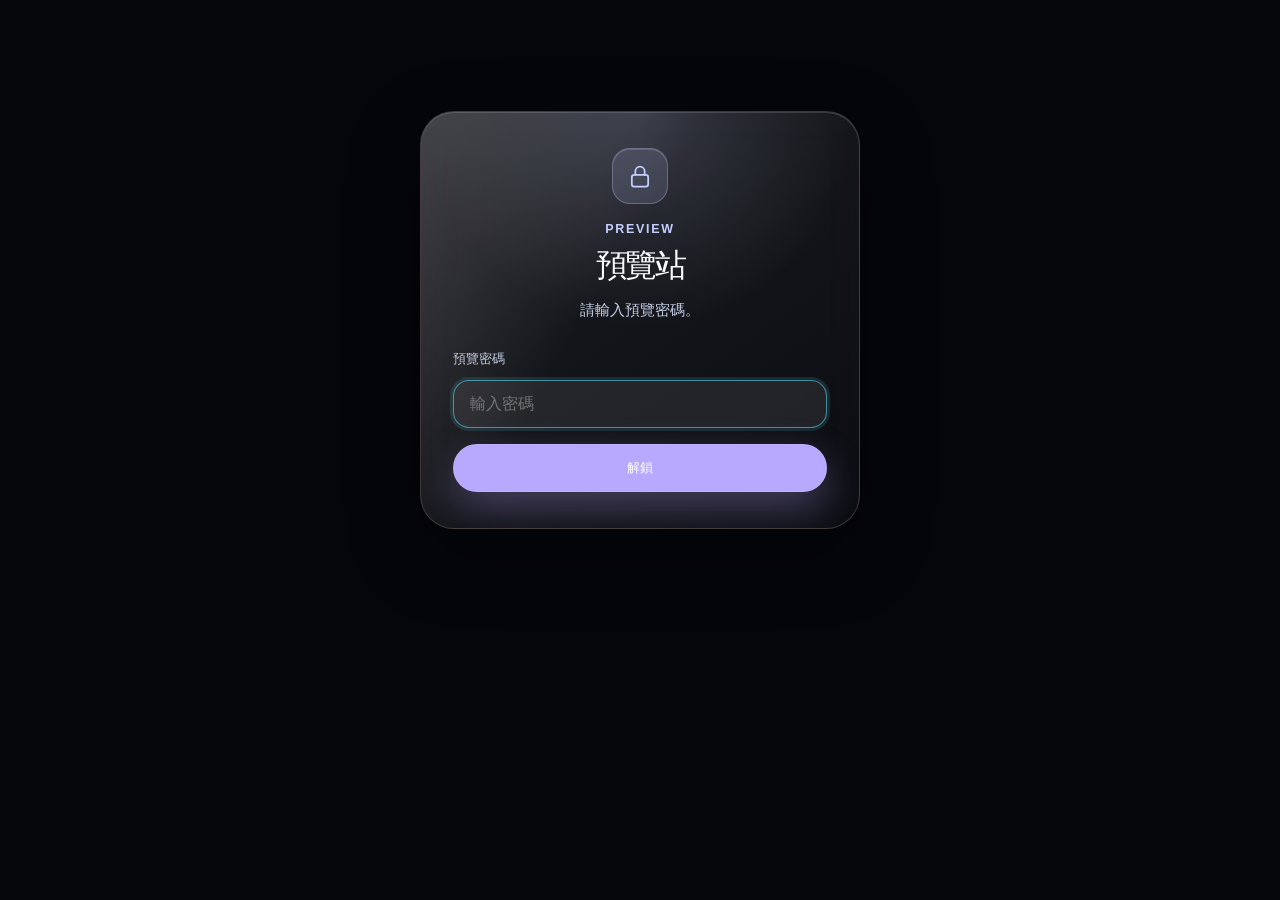
<file: preview/index.html>
<!doctype html>
<html lang="zh-Hant" data-theme="dark">
  <head>
    <meta charset="UTF-8" />
    <meta name="viewport" content="width=device-width, initial-scale=1.0" />
    <meta
      name="description"
      content="ConGaAI 建置地端推論基礎設施：Basic 工作站、Pro DGX Spark、Ultra 機櫃群集；AI Forge 隨硬體提供。"
    />
    <meta property="og:title" content="ConGaAI · 地端推論基礎設施" />
    <meta
      property="og:description"
      content="依工作負載選 GPU。權重與資料留在現場。Basic / Pro（DGX Spark）/ Ultra。"
    />
    <meta property="og:type" content="website" />
    <meta property="og:url" content="https://congaai.github.io/" />
    <meta name="theme-color" content="#070a12" />
    <meta name="robots" content="noindex, nofollow" />
    <link rel="canonical" href="https://congaai.github.io/" />
    <base href="/preview/" />
    <script>
      (function () {
        try {
          var theme = localStorage.getItem('site-theme');
          document.documentElement.dataset.theme = theme === 'light' ? 'light' : 'dark';
        } catch (error) {
          document.documentElement.dataset.theme = 'dark';
        }
      })();
    </script>
    <script>
      (function () {
        try {
          var saved = sessionStorage.getItem('pages-spa-redirect');
          if (!saved) return;
          var baseHref = document.querySelector('base') && document.querySelector('base').href;
          var basePath = new URL(baseHref || '/', location.origin).pathname;
          if (basePath.slice(-1) !== '/') basePath += '/';
          var thisPreview = basePath.indexOf('/preview/') === 0;
          var savedPath = saved.split('?')[0].split('#')[0];
          var savedPreview = savedPath === '/preview' || savedPath.indexOf('/preview/') === 0;
          if (thisPreview !== savedPreview) return;
          sessionStorage.removeItem('pages-spa-redirect');
          history.replaceState(null, '', saved);
        } catch (error) {}
      })();
    </script>
    <link rel="preconnect" href="https://fonts.googleapis.com" />
    <link rel="preconnect" href="https://fonts.gstatic.com" crossorigin />
    <link
      href="https://fonts.googleapis.com/css2?family=Inter:wght@400;500;600;700&family=JetBrains+Mono:wght@400;500&family=Noto+Sans+JP:wght@400;500;700&family=Noto+Sans+SC:wght@400;500;700&family=Noto+Sans+TC:wght@400;500;700&family=Space+Grotesk:wght@500;600;700&display=swap"
      rel="stylesheet"
    />
    <link rel="icon" type="image/svg+xml" href="/preview/favicon.svg" />
    <title>ConGaAI · 地端推論基礎設施</title>
    <script type="module" crossorigin src="/preview/assets/index-B_cjx3Nt.js"></script>
    <link rel="stylesheet" crossorigin href="/preview/assets/index-D2r01Po9.css">
      <meta http-equiv="Content-Security-Policy" content="default-src 'self'; script-src 'self' 'unsafe-inline'; style-src 'self' 'unsafe-inline' https://fonts.googleapis.com; font-src 'self' https://fonts.gstatic.com data:; img-src 'self' data:; connect-src 'self'; base-uri 'self'; form-action 'self'; frame-ancestors 'none'; object-src 'none';">
  </head>
  <body>
    <noscript>
      ConGaAI 需要 JavaScript 才能顯示產品與文件。請在瀏覽器啟用後重新整理。 /
      This site needs JavaScript. Enable it and reload.
    </noscript>
    <div id="root"></div>
  </body>
</html>
</file>
<file: preview/assets/index-D2r01Po9.css>
:root,[data-theme=dark]{color:#f7fbff;font-synthesis:none;text-rendering:optimizelegibility;-webkit-font-smoothing:antialiased;--font-ui:"Inter", "Noto Sans TC", "Noto Sans SC", "Noto Sans JP", Arial, -apple-system, BlinkMacSystemFont, "Segoe UI", "PingFang TC", "Microsoft JhengHei", sans-serif;--font-display:"Space Grotesk", "Inter", "Noto Sans TC", "Noto Sans SC", "Noto Sans JP", Arial, sans-serif;--font-doc:"Inter", "Noto Sans TC", "Noto Sans SC", "Noto Sans JP", Arial, -apple-system, BlinkMacSystemFont, "Segoe UI", "PingFang TC", "Microsoft JhengHei", sans-serif;--font-mono:"JetBrains Mono", ui-monospace, "Cascadia Code", "SF Mono", Menlo, Consolas, monospace;--bg:#070a12;--card:#ffffff14;--card-strong:#ffffff24;--line:#ffffff29;--muted:#aab6d3;--text:#f7fbff;--cyan:#a5b4fc;--violet:#8b7cff;--pink:#c4b5fd;--green:#72f2b2;--star:167, 139, 250;--accent-text:#c4b5fd;--shadow:0 24px 80px #0000006b;--nav-bg:#070a12b3;--brand-text:#06111d;--body-gradient:radial-gradient(circle at top left, #5de4ff2e, transparent 34rem), radial-gradient(circle at 80% 8%, #a88bff33, transparent 36rem), linear-gradient(135deg, #050814 0%, #0b1020 52%, #080710 100%);--ambient-one:#5de4ff3d;--ambient-two:#ff75c838;--markdown-text:#dce4f8;--markdown-pre-bg:#00000059;--markdown-pre-text:#e8edf8;--nav-link:#d9e4ff;--nav-link-hover:#fff;--nav-link-hover-bg:#ffffff1a;--button-ghost-bg:#ffffff12;--button-ghost-text:#fff;--input-bg:#ffffff0a;--input-text:var(--text);--brand-border:#ffffff47;--table-head-bg:#ffffff0d;--table-row-even:#ffffff05;--spinner-track:#ffffff1f;--blockquote-bg:#a88bff14;--code-bg:#72f2b214;--nav-bg-solid:#070a12f5;--site-gutter:clamp(14px, 3.5vw, 24px);--docs-sticky-top:96px;background:#070a12;font-family:Inter,Noto Sans TC,Noto Sans SC,Noto Sans JP,Arial,-apple-system,BlinkMacSystemFont,Segoe UI,PingFang TC,Microsoft JhengHei,sans-serif}[data-theme=light]{color:#0c1a2e;--bg:#fff;--card:#ffffffe0;--card-strong:#f4f9fff5;--line:#0c1a2e1f;--muted:#5b7190;--text:#0c1a2e;--cyan:#4f46e5;--violet:#6d5cff;--pink:#7c3aed;--green:#169a62;--star:99, 102, 241;--accent-text:#5b4cff;--shadow:0 24px 60px #2f9bff24;--nav-bg:#ffffffd1;--brand-text:#fff;--body-gradient:radial-gradient(circle at top left, #2f9bff29, transparent 34rem), radial-gradient(circle at 80% 8%, #ff9a4d24, transparent 36rem), linear-gradient(135deg, #fff 0%, #f4f9ff 52%, #fff7f0 100%);--ambient-one:#2f9bff2e;--ambient-two:#ff9a4d29;--markdown-text:#24344d;--markdown-pre-bg:#f4f9fff2;--markdown-pre-text:#0c1a2e;--nav-link:#244060;--nav-link-hover:#0c1a2e;--nav-link-hover-bg:#2f9bff1f;--button-ghost-bg:#2f9bff14;--button-ghost-text:#0c1a2e;--input-bg:#fff;--input-text:#0c1a2e;--brand-border:#2f9bff47;--table-head-bg:#2f9bff14;--table-row-even:#2f9bff0a;--spinner-track:#0c1a2e1f;--blockquote-bg:#2f9bff14;--code-bg:#2f9bff14;--nav-bg-solid:#fffffff5;--site-gutter:clamp(14px, 3.5vw, 24px);--docs-sticky-top:96px;background:#fff}*{box-sizing:border-box}html{scroll-behavior:smooth;overflow-wrap:break-word;overflow-x:hidden}@media (prefers-reduced-motion:reduce){html{scroll-behavior:auto}}body{min-width:320px;color:var(--text);font-family:var(--font-ui);background:var(--bg);margin:0;overflow-x:hidden}.page-backdrop{z-index:-1;pointer-events:none;position:fixed;inset:0;overflow:hidden}.page-backdrop-gradient{background:var(--body-gradient);position:absolute;inset:0}.page-backdrop-glow{filter:blur(48px);opacity:.34;border-radius:999px;width:min(28rem,70vw);height:min(28rem,70vw);position:absolute}.page-backdrop-glow-one{background:var(--ambient-one);top:12%;left:max(-12rem,-20vw)}.page-backdrop-glow-two{background:var(--ambient-two);bottom:8%;right:max(-12rem,-20vw)}@media (width<=768px){.page-backdrop-glow{opacity:.22;filter:blur(36px)}}a{color:inherit;text-decoration:none}button,a{-webkit-tap-highlight-color:transparent}.site-shell{z-index:0;width:min(1180px, calc(100% - var(--site-gutter) * 2));margin:0 auto;position:relative}.ambient{z-index:-1;filter:blur(28px);opacity:.35;pointer-events:none;border-radius:999px;width:28rem;height:28rem;position:fixed}.ambient-one{background:var(--ambient-one);top:18%;left:-14rem}.ambient-two{background:var(--ambient-two);bottom:12%;right:-14rem}.nav{z-index:20;border:1px solid var(--line);background:var(--nav-bg);box-shadow:var(--shadow);-webkit-backdrop-filter:blur(24px);backdrop-filter:blur(24px);border-radius:28px;justify-content:space-between;align-items:center;gap:24px;margin:16px 0 48px;padding:14px;display:flex;position:sticky;top:16px}.nav-right{align-items:center;gap:12px;min-width:0;display:flex}.pref-controls{flex-shrink:0;align-items:center;gap:8px;display:inline-flex}.pref-toggle{border:1px solid var(--line);min-width:42px;height:38px;color:var(--text);font:inherit;background:var(--card);cursor:pointer;border-radius:14px;place-items:center;padding:0 12px;font-size:.82rem;font-weight:600;transition:border-color .2s,background .2s,transform .2s;display:inline-grid}.pref-toggle:hover{background:var(--card-strong);border-color:#5de4ff73;transform:translateY(-1px)}.pref-toggle-theme{font-size:1rem}.brand{align-items:center;gap:12px;display:inline-flex}.brand-mark{background:var(--violet);color:#fff;letter-spacing:-.05em;border:0;border-radius:12px;place-items:center;width:40px;height:40px;font-weight:800;display:grid}.brand strong,.brand small{display:block}.brand strong{font-size:.98rem}.brand small{color:var(--muted);font-size:.78rem}.nav-links{align-items:center;gap:6px;display:flex}.nav-links a{color:var(--nav-link);border-radius:999px;padding:10px 14px;font-size:.92rem;transition:background .18s,color .18s,transform .18s}.nav-links a:hover{background:var(--nav-link-hover-bg);color:var(--nav-link-hover);transform:translateY(-1px)}.site-version{color:var(--muted);letter-spacing:.04em;white-space:nowrap;font-family:JetBrains Mono,ui-monospace,monospace;font-size:.72rem}.section-grid{grid-template-columns:minmax(0,1.05fr) minmax(320px,.95fr);align-items:center;gap:46px;display:grid}.hero{min-height:auto;padding:24px 0 64px}.announcement{border:1px solid var(--line);width:fit-content;color:var(--text);background:#ffffff12;border-radius:999px;align-items:center;gap:10px;margin-bottom:28px;padding:8px 12px 8px 8px;display:inline-flex;box-shadow:inset 0 1px #ffffff14}.announcement span{color:var(--cyan);background:#5de4ff29;border-radius:999px;padding:6px 10px;font-size:.8rem;font-weight:800}.eyebrow{color:var(--accent-text);letter-spacing:.18em;text-transform:uppercase;margin:0 0 14px;font-size:.78rem;font-weight:800}.back-to-top{right:max(16px, env(safe-area-inset-right));bottom:max(20px, env(safe-area-inset-bottom));z-index:40;border:1px solid var(--glass-edge);width:48px;height:48px;color:var(--text);background:var(--nav-bg-solid);box-shadow:var(--shadow);opacity:0;pointer-events:none;border-radius:999px;place-items:center;transition:opacity .28s,transform .28s,border-color .18s;display:grid;position:fixed;transform:translateY(12px)}.back-to-top.is-visible{opacity:1;pointer-events:auto;transform:none}.back-to-top:hover,.back-to-top:focus-visible{border-color:color-mix(in srgb, var(--rose,#e8b4a8) 55%, white 10%)}@media (prefers-reduced-motion:reduce){.back-to-top{transition:opacity .12s;transform:none}}h1,h2,h3,p{margin-top:0}h1,h2{font-family:var(--font-display)}h1{letter-spacing:-.08em;max-width:780px;margin-bottom:24px;font-size:clamp(3rem,8vw,6.7rem);line-height:.92}h2{letter-spacing:-.06em;margin-bottom:18px;font-size:clamp(2rem,4vw,4.25rem);line-height:1}h3{letter-spacing:-.03em;margin-bottom:12px;font-size:1.35rem}.hero-description,.section-heading p,.process-item p,.service-card p,.team-card p,.contact-section p{color:var(--muted);font-size:1rem;line-height:1.8}.hero-description{max-width:660px;font-size:clamp(1.05rem,2vw,1.25rem)}.cta-row{flex-wrap:wrap;gap:14px;margin:34px 0;display:flex}.button{border:1px solid var(--line);cursor:pointer;border-radius:999px;justify-content:center;align-items:center;min-height:48px;padding:0 20px;font-weight:800;transition:transform .18s,box-shadow .18s,border-color .18s;display:inline-flex}.button:hover{transform:translateY(-2px)}.button-ghost{background:var(--button-ghost-bg);color:var(--button-ghost-text)}.metric-grid{grid-template-columns:repeat(3,minmax(0,1fr));gap:12px;display:grid}.metric-card,.service-card,.team-card,.testimonial-card,.contact-card,.floating-panel,.orbital-card,.process-item{border:1px solid var(--line);box-shadow:var(--shadow);-webkit-backdrop-filter:blur(22px);backdrop-filter:blur(22px);background:linear-gradient(145deg,#ffffff1f,#ffffff0e)}.metric-card{border-radius:24px;padding:18px}.metric-card strong,.metric-card span{display:block}.metric-card strong{margin-bottom:6px;font-size:1.45rem}.metric-card span{color:var(--muted);font-size:.9rem}.hero-copy{z-index:2;min-width:0;position:relative}.hero-diagram{isolation:isolate;border:1px solid var(--glass-edge);background:var(--glass);min-height:0;box-shadow:var(--shadow), var(--glass-inner);-webkit-backdrop-filter:blur(28px)saturate(160%);border-radius:32px;justify-items:center;gap:10px;padding:28px 22px;display:grid;position:relative;overflow:hidden}.hero-orbit{border:1px dashed color-mix(in srgb, var(--cyan) 35%, transparent);pointer-events:none;opacity:.55;border-radius:999px;animation:22s linear infinite rotateSlow;position:absolute;inset:8%}.hero-orbit-two{opacity:.28;animation-duration:16s;animation-direction:reverse;inset:18%}.diagram-node{z-index:1;border:1px solid var(--line);background:var(--glass-soft);text-align:center;border-radius:22px;justify-items:center;gap:4px;width:min(100%,280px);padding:14px 16px;display:grid;position:relative}.diagram-node strong{font-size:.98rem}.diagram-node small{color:var(--muted);font-size:.78rem}.diagram-icon{width:44px;height:44px;color:var(--cyan);place-items:center;margin-bottom:4px;display:grid}.diagram-icon svg{width:32px;height:32px}.gpu-row,.pc-row{gap:8px;margin-top:8px;display:flex}.gpu-row i,.pc-row b{background:linear-gradient(135deg, var(--cyan), var(--violet));border-radius:4px;display:block}.gpu-row i{width:28px;height:14px;animation:1.6s ease-in-out infinite gpuPulse}.gpu-row i:nth-child(2){animation-delay:.2s}.gpu-row i:nth-child(3){animation-delay:.4s}.pc-row b{opacity:.75;width:18px;height:14px;animation:4s ease-in-out infinite float}.pc-row b:nth-child(2){animation-delay:-1.2s}.diagram-beam{z-index:1;gap:4px;width:4px;height:28px;display:grid;position:relative}.diagram-beam span{background:var(--cyan);border-radius:999px;width:6px;height:6px;margin-left:-1px;animation:1.4s ease-in-out infinite packet;display:block}.diagram-beam span:nth-child(2){animation-delay:.25s}.diagram-beam span:nth-child(3){animation-delay:.5s}.card-icon{width:52px;height:52px;color:var(--cyan);background:color-mix(in srgb, var(--cyan) 14%, transparent);border-radius:16px;place-items:center;margin-bottom:18px;display:grid}.card-icon svg{width:28px;height:28px}a.icon-card{color:inherit;transition:transform .18s,border-color .18s;display:block}a.icon-card:hover{transform:translateY(-4px)}.why-card{border:1px solid var(--glass-edge);background:var(--glass);box-shadow:var(--glass-inner);-webkit-backdrop-filter:blur(22px);backdrop-filter:blur(22px);border-radius:28px;justify-items:start;gap:12px;padding:24px;display:grid}.why-card h3{margin:0;font-size:1.15rem}@keyframes gpuPulse{0%,to{opacity:.35;transform:scaleY(.85)}50%{opacity:1;transform:scaleY(1)}}@keyframes packet{0%{opacity:0;transform:translateY(-6px)}40%{opacity:1}to{opacity:0;transform:translateY(14px)}}.hero-visual:before{aspect-ratio:1;content:"";background-color:#0000;background-image:linear-gradient(#ffffff0d 1px,#0000 1px),linear-gradient(90deg,#ffffff0d 1px,#0000 1px);background-position:0 0,0 0;background-repeat:repeat,repeat;background-size:42px 42px;background-attachment:scroll,scroll;background-origin:padding-box,padding-box;background-clip:border-box,border-box;border:1px solid #ffffff1a;border-radius:999px;width:90%;animation:28s linear infinite rotateSlow;position:absolute;-webkit-mask-image:radial-gradient(circle,#000 52%,#0000 74%);mask-image:radial-gradient(circle,#000 52%,#0000 74%)}.orbital-card{z-index:2;text-align:center;border-radius:44px;place-items:center;width:min(360px,82vw);min-height:360px;padding:38px;animation:5s ease-in-out infinite float;display:grid;position:relative}.orbital-card span{color:var(--muted);font-weight:700}.orbital-card strong{letter-spacing:-.07em;max-width:260px;font-size:clamp(2.3rem,5vw,4.2rem);line-height:.95}.pulse-dot{background:radial-gradient(circle at 32% 28%, #fff, transparent 18%), linear-gradient(135deg, var(--cyan), var(--pink));border-radius:999px;width:74px;height:74px;animation:2.4s ease-in-out infinite pulse;box-shadow:0 0 #5de4ff73}.floating-panel{z-index:3;border-radius:24px;gap:4px;width:190px;padding:18px;animation:6s ease-in-out infinite float;display:grid;position:absolute}.floating-panel span{color:var(--cyan);font-size:.82rem;font-weight:900}.floating-panel small{color:var(--muted)}.panel-one{top:80px;right:16px}.panel-two{animation-delay:-2s;bottom:130px;left:12px}.panel-three{animation-delay:-4s;bottom:58px;right:72px}.logo-strip{border:1px solid var(--line);background:#ffffff0f;border-radius:28px;grid-template-columns:repeat(3,1fr);gap:12px;margin-bottom:90px;padding:12px;display:grid}.logo-strip span{color:var(--text);text-align:center;background:#ffffff0e;border-radius:20px;padding:20px;font-size:clamp(1rem,2vw,1.4rem);font-weight:900}.section{padding:108px 0}.section-heading{max-width:780px;margin-bottom:34px}.cards{gap:18px;display:grid}.three-columns{grid-template-columns:repeat(3,minmax(0,1fr))}.two-columns{grid-template-columns:repeat(2,minmax(0,1fr))}.service-card,.team-card,.testimonial-card{border-radius:32px;padding:28px;position:relative;overflow:hidden}.service-card:before,.team-card:before,.testimonial-card:before{content:"";opacity:0;background:radial-gradient(circle at 100% 0,#5de4ff26,#0000 38%);transition:opacity .22s;position:absolute;inset:0}.service-card:hover:before,.team-card:hover:before,.testimonial-card:hover:before{opacity:1}.card-index{color:var(--cyan);margin-bottom:40px;font-weight:900;display:inline-flex}.service-card ul{flex-wrap:wrap;gap:8px;margin:24px 0 0;padding:0;list-style:none;display:flex}.service-card li{color:var(--text);background:#ffffff0f;border:1px solid #ffffff1f;border-radius:999px;padding:8px 10px;font-size:.86rem}.process-section{grid-template-columns:.8fr 1fr;align-items:start;gap:44px;display:grid}.process-list{gap:14px;display:grid}.process-item{border-radius:28px;grid-template-columns:70px 1fr;gap:20px;padding:22px;display:grid}.process-item>span{width:54px;height:54px;color:var(--cyan);background:#5de4ff1f;border-radius:18px;place-items:center;font-weight:900;display:grid}.team-card{grid-template-columns:auto 1fr;gap:20px;display:grid}.avatar{color:#07101f;background:linear-gradient(135deg,#5de4ffe6,#ff75c8e6);border-radius:26px;place-items:center;width:82px;height:82px;font-size:2rem;font-weight:950;display:grid;overflow:hidden}.avatar img{object-fit:cover;width:100%;height:100%}.team-card span{color:var(--cyan);margin-bottom:12px;font-weight:800;display:inline-flex}.testimonial-section{padding-top:20px}.testimonial-card{margin:0}.testimonial-card blockquote{color:var(--text);margin:0 0 24px;font-size:clamp(1.15rem,2vw,1.55rem);line-height:1.6;position:relative}.testimonial-card figcaption{color:var(--muted);gap:4px;display:grid}.testimonial-card strong{color:var(--text)}.contact-section{box-shadow:var(--shadow);background:radial-gradient(circle at 0 0,#5de4ff33,#0000 34%),linear-gradient(145deg,#ffffff1f,#ffffff0e);border:1px solid #5de4ff42;border-radius:42px;grid-template-columns:1fr minmax(280px,420px);align-items:stretch;gap:28px;margin:72px 0 32px;padding:clamp(28px,5vw,54px);display:grid}.contact-section small{color:var(--text)}.contact-card span{color:var(--cyan);text-transform:uppercase;letter-spacing:.14em;font-weight:900}.contact-card>a:not(.button){letter-spacing:-.04em;word-break:break-word;font-size:clamp(1.3rem,3vw,2rem);font-weight:900}.footer{color:var(--muted);justify-content:space-between;gap:18px;padding:28px 0 44px;display:flex}.reveal{animation:.72s cubic-bezier(.2,.72,.2,1) both reveal;animation-delay:var(--delay,0s)}.delay-1{--delay:.12s}@keyframes reveal{0%{opacity:0;transform:translateY(24px)scale(.98)}to{opacity:1;transform:translateY(0)scale(1)}}@keyframes float{0%,to{transform:translateY(0)}50%{transform:translateY(-16px)}}@keyframes pulse{0%,to{box-shadow:0 0 #5de4ff6b}50%{box-shadow:0 0 0 18px #5de4ff00}}@keyframes drift{0%{transform:translate(0,0)scale(1)}to{transform:translate(28px,-22px)scale(1.08)}}@keyframes rotateSlow{to{transform:rotate(360deg)}}@media (prefers-reduced-motion:reduce){*,:before,:after{scroll-behavior:auto!important;transition-duration:1ms!important;animation-duration:1ms!important;animation-iteration-count:1!important}}@media (width<=920px){.nav{flex-direction:column;align-items:flex-start}.nav-right{flex-direction:column;align-items:stretch;width:100%}.nav-links{width:100%;overflow-x:auto}.pref-controls{justify-content:flex-end}.section-grid,.process-section,.contact-section,.three-columns,.two-columns{grid-template-columns:1fr}.hero{min-height:auto}.hero-diagram{min-height:0}}@media (width<=640px){.site-shell{width:min(100% - var(--site-gutter) * 2, 1180px)}.nav{border-radius:22px;margin-bottom:28px;top:10px}.announcement{border-radius:22px;flex-direction:column;align-items:flex-start}h1{font-size:clamp(1.85rem,8vw,2.6rem)}.metric-grid,.logo-strip,.process-item,.team-card{grid-template-columns:1fr}.hero{min-height:auto}.orbital-card{min-height:300px}.floating-panel{width:168px;padding:14px}.panel-one{top:18px;right:0}.panel-two{bottom:92px;left:0}.panel-three{bottom:18px;right:20px}.section{padding:72px 0}.footer{flex-direction:column}}:root,[data-theme=dark]{--bg:#05060b;--card:#ffffff12;--card-strong:#ffffff1f;--line:#ffffff29;--text:#f8fafc;--muted:#c5d0e6;--cyan:#c5ceff;--violet:#b8a9ff;--pink:#e8b4a8;--green:#34d399;--star:232, 180, 168;--accent-text:#e8c4b0;--gold:#e6c38a;--rose:#e8b4a8;--nav-link:#eef2ff;--nav-link-hover:#fff;--glass:linear-gradient(145deg, #ffffff17, #ffffff08);--glass-soft:linear-gradient(145deg, #ffffff12, #ffffff05);--glass-edge:#e8c4b038;--glass-inner:inset 0 1px 0 #ffffff24;--shadow:0 24px 70px #00000073;--nav-bg:#05060bc7;--nav-bg-solid:#05060bf5;--body-gradient:radial-gradient(circle at 50% -10%, #e8b4a829, transparent 42rem), radial-gradient(circle at 12% 18%, #b9c4ff1f, transparent 28rem), linear-gradient(180deg, #05060b 0%, #070811 100%);--ambient-one:#e8b4a838;--ambient-two:#b9c4ff29;--markdown-text:#e8eefc;--markdown-pre-bg:#02071285;--input-bg:#ffffff14;--button-ghost-bg:#ffffff12;--button-ghost-text:#f8fafc}[data-theme=light]{--bg:#f6f3ee;--card:#fffcf8eb;--card-strong:#fffffff5;--line:#5a3e302e;--text:#1a140f;--muted:#3e4f66;--cyan:#1f6fbf;--violet:#6d4ad6;--pink:#b76e79;--green:#0b7a52;--star:183, 110, 121;--accent-text:#8a5348;--gold:#8a5a28;--rose:#b76e79;--nav-link:#2a211c;--nav-link-hover:#1a140f;--glass:linear-gradient(145deg, #fffcf8f5, #fff6eed1);--glass-soft:linear-gradient(145deg, #ffffffe0, #f7ece2b3);--glass-edge:#8a5a2838;--glass-inner:inset 0 1px 0 #fffffff2;--shadow:0 24px 70px #5a3e301f, 0 8px 24px #5a3e3014;--nav-bg:#fffcf8db;--nav-bg-solid:#fffcf8f5;--body-gradient:radial-gradient(circle at 8% 8%, #e8c4b059, transparent 30rem), radial-gradient(circle at 80% 8%, #b76e791f, transparent 34rem), linear-gradient(145deg, #fbf8f3 0%, #f3eee8 48%, #f7f1ea 100%);--ambient-one:#e8c4b059;--ambient-two:#b76e7924;--markdown-text:#241c16;--markdown-pre-bg:#ffffffdb;--input-bg:#ffffffeb;--button-ghost-bg:#8a534814;--button-ghost-text:#1a140f}body{min-height:100dvh}.page-backdrop-gradient:after{opacity:.46;content:"";background-image:linear-gradient(#ffffff0b 1px,#0000 1px),linear-gradient(90deg,#ffffff0a 1px,#0000 1px);background-size:72px 72px;position:absolute;inset:0;-webkit-mask-image:linear-gradient(#000,#0000 82%);mask-image:linear-gradient(#000,#0000 82%)}[data-theme=light] .page-backdrop-gradient:after{opacity:.58;background-image:linear-gradient(#185ca00d 1px,#0000 1px),linear-gradient(90deg,#185ca00b 1px,#0000 1px)}.page-backdrop-glow{filter:blur(68px)saturate(135%);opacity:.44}.site-shell{width:min(1240px, calc(100% - var(--site-gutter) * 2))}.nav,.metric-card,.service-card,.team-card,.testimonial-card,.contact-card,.floating-panel,.orbital-card,.process-item,.contact-section,.logo-strip{border-color:var(--glass-edge);background:var(--glass);box-shadow:var(--shadow), var(--glass-inner);-webkit-backdrop-filter:blur(28px)saturate(160%)}.nav{top:max(14px, env(safe-area-inset-top));border-radius:18px;margin:18px 0 32px;padding:10px 12px}.brand-mark,.pref-toggle,.button,.service-card li{box-shadow:var(--glass-inner)}.pref-toggle,.button-ghost,.service-card li,.logo-strip span{background:var(--glass-soft)}.button-primary{border-color:color-mix(in srgb, var(--violet) 40%, white 8%);background:var(--violet);color:#fff;box-shadow:0 16px 40px color-mix(in srgb, var(--violet) 32%, transparent)}[data-theme=light] .button-primary{color:#fff}.nav-links a,.pref-toggle,.button,.docs-mobile-toggle{transform:translateZ(0)}.nav-links a:hover,.pref-toggle:hover,.button:hover{transform:translateY(-2px)scale(1.01)}@supports not ((-webkit-backdrop-filter:blur(1px)) or (backdrop-filter:blur(1px))){.nav,.metric-card,.service-card,.team-card,.testimonial-card,.contact-card,.floating-panel,.orbital-card,.process-item,.contact-section,.logo-strip,.arch-card,.hw-panel,.hero-diagram,.why-card{background:var(--card-strong)}}[data-theme=light] .service-card li{color:var(--text);border-color:var(--line);background:#2f9bff14}[data-theme=light] .announcement,[data-theme=light] .logo-strip span{color:var(--text)}@media (width<=768px){:root,[data-theme=dark],[data-theme=light]{--site-gutter:clamp(12px, 4vw, 18px)}.nav{margin-top:max(10px, env(safe-area-inset-top));-webkit-backdrop-filter:blur(22px)saturate(145%)}}.nav-links a.is-active{background:var(--nav-link-hover-bg);color:var(--nav-link-hover)}.pref-locale-wrap{display:inline-flex}.pref-locale{appearance:none;background-image:linear-gradient(45deg,#0000 50%,currentColor 50%),linear-gradient(135deg,currentColor 50%,#0000 50%);background-position:calc(100% - 16px) 16px,calc(100% - 11px) 16px;background-repeat:no-repeat;background-size:5px 5px;min-width:96px;padding-right:22px}.visually-hidden{clip:rect(0, 0, 0, 0);white-space:nowrap;width:1px;height:1px;position:absolute;overflow:hidden}.marketing-page .hero,.marketing-page .section,.contact-page{scroll-margin-top:108px}.marketing-page h2{letter-spacing:-.04em;font-size:clamp(1.6rem,3vw,2.4rem)}.marketing-page .hero-title{letter-spacing:-.05em;max-width:12ch;font-size:clamp(2.1rem,5.4vw,3.6rem);line-height:1.08}.section-note{max-width:72ch;color:var(--muted);margin:18px 0 0;font-size:.92rem;line-height:1.7}.arch-flow{grid-template-columns:repeat(3,minmax(0,1fr));gap:28px;margin:0;padding:0;list-style:none;display:grid}.arch-card{border:1px solid var(--glass-edge);background:var(--glass);min-height:220px;box-shadow:var(--shadow), var(--glass-inner);-webkit-backdrop-filter:blur(28px)saturate(160%);border-radius:28px;align-content:start;gap:8px;padding:24px;display:grid}.arch-card>span{letter-spacing:.08em;font-weight:800}.arch-card small{color:var(--muted);letter-spacing:.12em;text-transform:uppercase;font-size:.78rem}.arch-card strong{font-size:1.2rem}.arch-card p{color:var(--muted);margin:0;line-height:1.7}.hw-panel{border:1px solid var(--glass-edge);background:var(--glass);box-shadow:var(--shadow), var(--glass-inner);-webkit-backdrop-filter:blur(28px)saturate(160%);border-radius:28px;overflow:auto}.hw-table{border-collapse:collapse;width:100%;font-size:.95rem}.hw-table th,.hw-table td{border-bottom:1px solid var(--line);text-align:left;vertical-align:top;padding:16px 18px}.hw-table thead th{background:var(--table-head-bg);color:var(--muted);letter-spacing:.08em;text-transform:uppercase;font-size:.78rem;font-weight:700}.hw-table tbody th{white-space:nowrap;font-weight:800}.hw-table tbody tr:last-child th,.hw-table tbody tr:last-child td{border-bottom:0}.hw-table code{font-family:var(--font-mono);background:var(--code-bg);font-size:.86rem}.product-card-cta{margin-top:22px}.product-siblings{flex-wrap:wrap;gap:8px;margin:8px 0 36px;display:flex}.product-sibling{border:1px solid var(--line);color:var(--nav-link);background:var(--glass-soft);border-radius:999px;padding:8px 14px;font-size:.88rem;font-weight:700}.product-sibling.is-active{border-color:color-mix(in srgb, var(--cyan) 40%, var(--line));color:var(--text)}.product-detail .section-heading{margin-top:48px}.product-detail .grade-grid{margin:8px 0 28px}.product-body{margin:28px 0 8px}.product-detail .cta-row{margin-top:28px}.gary-card{max-width:720px}.gary-card .button{margin-top:16px}.contact-page{padding-bottom:48px}.contact-page h1{letter-spacing:-.04em;text-wrap:pretty;max-width:min(28rem,100%);font-size:clamp(2.05rem,5vw,3.2rem);line-height:1.15}.contact-card{border-radius:32px;align-content:start;gap:10px;padding:28px;display:grid}.contact-card span{color:var(--cyan);letter-spacing:.14em;text-transform:uppercase;font-size:.78rem;font-weight:800}.contact-card strong{font-size:1.6rem}.contact-card a{color:var(--text);word-break:break-all}.contact-card .button{justify-self:start;margin-top:12px}.text-link{color:var(--cyan);margin-top:16px;font-weight:700;display:inline-flex}.footer-links{flex-wrap:wrap;gap:16px;display:flex}.team-card h2{letter-spacing:-.04em;font-size:1.6rem}.footer-privacy{max-width:36rem;margin:8px 0 0;font-size:.85rem;line-height:1.6}.skip-link{z-index:20;background:var(--violet);color:#fff;border-radius:12px;align-items:center;min-height:44px;padding:8px 16px;font-weight:700;display:inline-flex;position:absolute;top:-120px;left:16px}.skip-link:focus,.skip-link:focus-visible{outline-offset:3px;outline:2px solid #fff;top:12px}.site-main:focus{outline:none}.site-main:focus-visible{outline:2px solid var(--violet);outline-offset:4px}.status-screen{place-items:center;min-height:60vh;display:grid}.status-panel{border:1px solid var(--line);background:color-mix(in srgb, var(--card) 80%, transparent);border-radius:24px;max-width:40rem;margin:40px auto;padding:32px 28px}.status-panel h1{margin-bottom:12px}.status-panel p{color:var(--muted);line-height:1.7}.status-panel .cta-row,.status-panel .button{margin-top:8px}.nav-links a,.pref-toggle,.docs-mobile-toggle,.docs-tree-toggle,.footer-links a{min-width:24px;min-height:24px}@media (width<=920px){.arch-flow,.contact-page-grid,.three-columns,.footer{grid-template-columns:1fr}.footer{display:grid}}.starfield{pointer-events:none;opacity:.9;width:100%;height:100%;position:absolute;inset:0}[data-theme=light] .starfield{opacity:.28}.page-backdrop-aurora{filter:blur(12px);pointer-events:none;background:radial-gradient(at 50% 0,#6d5cff61,#0000 58%),radial-gradient(at 18% 20%,#5de4ff1f,#0000 42%);height:42rem;animation:18s ease-in-out infinite auroraDrift;position:absolute;inset:-20% 10% auto}.home-hero{text-align:center;justify-items:center;min-height:0;padding:8px 0 4px;display:grid}.hero-badge{border:1px solid color-mix(in srgb, var(--violet) 45%, transparent);color:var(--text);background:color-mix(in srgb, var(--violet) 16%, transparent);letter-spacing:.02em;border-radius:999px;align-items:center;gap:10px;margin:0 0 18px;padding:8px 16px 8px 12px;font-size:.82rem;font-weight:600;display:inline-flex}.pulse-dot{background:var(--violet);width:8px;height:8px;box-shadow:0 0 0 0 color-mix(in srgb, var(--violet) 70%, transparent);border-radius:999px;animation:1.8s ease-out infinite pulseDot}.home-hero .hero-title{max-width:min(22rem,100%);font-family:var(--font-display);letter-spacing:-.045em;text-wrap:pretty;gap:4px;margin:0 auto 14px;font-size:clamp(2.05rem,5.2vw,3.6rem);font-weight:700;line-height:1.12;display:grid}.home-hero .hero-title span{display:block}.home-hero .hero-title em{font-style:normal}.home-hero .hero-description{max-width:42rem;margin:0 auto;font-size:clamp(1rem,1.8vw,1.18rem);line-height:1.7}.hero-cta .button-ghost{border-color:color-mix(in srgb, var(--text) 22%, transparent);background:0 0}.marketing-page h1,.marketing-page h2{font-family:var(--font-display)}.hero-cta{justify-content:center;margin:20px 0 22px}.home-hero .metric-grid{width:min(100%,760px)}.home-hero .metric-card{text-align:left;background:color-mix(in srgb, var(--bg) 40%, transparent);border-radius:18px;padding:20px 22px}.home-hero .metric-card strong{font-family:var(--font-display);letter-spacing:-.04em;font-size:1.55rem}.section-heading-center{text-align:center}.section-heading-center h2{text-wrap:pretty;max-width:min(28rem,100%)}.section-heading-center p{max-width:42rem;color:var(--muted)}.hero-stage{isolation:isolate;border:1px solid var(--line);background:radial-gradient(at 50% 120%,#6d5cff3d,#0000 55%),linear-gradient(#ffffff08,#0000 42%),#07080f;border-radius:28px;min-height:420px;margin:18px 0 12px;padding:24px 16px 18px;position:relative;overflow:hidden}.stage-scene{z-index:1;grid-template-columns:1.1fr .8fr 1.2fr;align-items:end;gap:8px;min-height:330px;display:grid;position:relative}.stage-glow{filter:blur(46px);pointer-events:none;background:#6d5cff80;width:240px;height:150px;position:absolute;bottom:16%;left:10%}.gpu-tower,.pc-cluster,.agent-dock{justify-items:center;gap:14px;display:grid}.stage-label{text-align:center;justify-items:center;gap:2px;display:grid}.stage-label strong{font-size:.92rem}.stage-label small{color:var(--muted);font-size:.74rem}.stage-floor{pointer-events:none;background-image:linear-gradient(#818cf82e 1px,#0000 1px),linear-gradient(90deg,#818cf824 1px,#0000 1px);background-size:48px 48px;animation:22s linear infinite floorDrift;position:absolute;inset:42% -10% -40%;transform:perspective(600px)rotateX(62deg);-webkit-mask-image:linear-gradient(#0000,#000 30% 70%,#0000);mask-image:linear-gradient(#0000,#000 30% 70%,#0000)}.stage-scan{pointer-events:none;background:linear-gradient(90deg,#0000,#a78bfa1f,#0000);width:28%;animation:5.5s ease-in-out infinite scanSweep;position:absolute;inset:0 auto 0 0}.stage-links{z-index:0;width:auto;height:auto;position:absolute;inset:12% 4% 22%;overflow:visible}.stage-path{fill:none;stroke:color-mix(in srgb, var(--violet) 55%, white 10%);stroke-width:1.4px;stroke-dasharray:6 10;opacity:.7;animation:2.2s linear infinite dashMove}.stage-packet{fill:#c4b5fd;offset-rotate:0deg;animation:2.8s linear infinite packetTravel}.stage-packet.p1{offset-path:path("M250 180 C 390 180, 430 90, 500 110")}.stage-packet.p2{offset-path:path("M250 180 C 390 180, 430 180, 500 180");animation-delay:.6s}.stage-packet.p3{offset-path:path("M500 180 C 640 180, 700 180, 760 180");animation-delay:1.1s}.gpu-chassis{background:linear-gradient(#1a1730,#0c0d16 58%);border:1px solid #c4b5fd47;border-radius:14px;gap:5px;width:min(100%,230px);margin-top:0;padding:10px;display:grid;transform:perspective(700px)rotateY(-16deg)rotateX(8deg);box-shadow:0 28px 50px #00000073,0 0 60px #6d5cff38}.gpu-blade{background:color-mix(in srgb, var(--violet) 12%, #0b0d14);height:18px;animation:2.4s ease-in-out infinite bladeGlow;animation-delay:calc(var(--i) * .16s);border-radius:5px;align-items:center;gap:8px;padding:0 8px;display:flex}.gpu-led{background:#72f2b2;border-radius:999px;width:6px;height:6px;box-shadow:0 0 8px #72f2b2}.gpu-bars{flex:1;gap:3px;height:7px;display:flex}.gpu-bars b{background:linear-gradient(90deg, var(--violet), #a5b4fc);transform-origin:0;border-radius:2px;flex:1;animation:1.5s ease-in-out infinite barPulse}.gpu-bars b:nth-child(2){animation-delay:.15s}.gpu-bars b:nth-child(3){animation-delay:.3s}.gpu-bars b:nth-child(4){animation-delay:.45s}.pc-stack{gap:10px;margin:0 0 12px;display:flex}.pc-stack span{background:linear-gradient(#a5b4fc47,#0c0e18e6 62%);border:1px solid #ffffff29;border-radius:8px 8px 4px 4px;width:64px;height:42px;animation:4.2s ease-in-out infinite float;position:relative;box-shadow:0 12px 24px #00000059}.pc-stack span:after{content:"";background:#ffffff2e;border-radius:0 0 4px 4px;width:22px;height:7px;position:absolute;bottom:-9px;left:50%;transform:translate(-50%)}.pc-stack span:nth-child(2){animation-delay:-1.2s}.pc-stack span:nth-child(3){animation-delay:-2.1s}.agent-window{border:1px solid var(--line);background:#07080d;border-radius:12px;width:min(100%,280px);margin-top:0;overflow:hidden;transform:perspective(700px)rotateY(12deg)rotateX(6deg);box-shadow:0 28px 50px #00000080,0 0 40px #6d5cff2e}.agent-window header{border-bottom:1px solid #ffffff14;align-items:center;gap:6px;padding:8px 10px;display:flex}.agent-window header i{background:#4b5563;border-radius:999px;width:7px;height:7px}.agent-window header i:first-child{background:#f87171}.agent-window header i:nth-child(2){background:#fbbf24}.agent-window header i:nth-child(3){background:#34d399}.agent-window header em{color:#94a3b8;font-size:.7rem;font-style:normal;font-family:var(--font-mono);margin-left:6px}.agent-window pre{color:#c4b5fd;min-height:4.6rem;font-family:var(--font-mono);white-space:pre-wrap;margin:0;padding:14px 14px 16px;font-size:.84rem}.agent-window .prompt{color:#34d399}.caret{vertical-align:text-bottom;background:#c4b5fd;width:7px;height:1em;margin-left:3px;animation:1s step-end infinite caretBlink;display:inline-block}.sku-grid,.why-grid{grid-template-columns:repeat(3,minmax(0,1fr));gap:28px;display:grid}.sku-card,.why-card{border:1px solid var(--line);background:color-mix(in srgb, var(--card) 80%, transparent);min-width:0;color:inherit;border-radius:22px;align-content:start;padding:32px 28px;transition:transform .2s,border-color .2s,box-shadow .2s;display:grid}a.sku-card{cursor:pointer}.sku-card:hover,.sku-card:focus-visible{border-color:color-mix(in srgb, var(--violet) 55%, white 10%);transform:translateY(-4px);box-shadow:0 18px 48px #6d5cff38}.sku-card small{letter-spacing:.08em;text-transform:uppercase;font-size:.72rem;font-weight:700}.sku-card h2,.sku-card h3,.why-card h3{margin:10px 0 8px;font-size:1.2rem}.sku-card p{color:var(--muted);margin:0 0 18px}.sku-go{color:var(--text);font-size:.88rem;font-weight:700}.why-card{justify-items:start;gap:12px}.why-card h3{margin:0}.why-card p{color:var(--muted);margin:0;font-size:.95rem;line-height:1.7}#grades,#method,#hardware{padding-top:12px;scroll-margin-top:96px}#grades .grade-grid{padding:8px 0 12px}.grade-grid{grid-template-columns:repeat(3,minmax(0,1fr));gap:28px;margin-top:8px;display:grid}.grade-card{border:1px solid var(--line);background:color-mix(in srgb, var(--card) 80%, transparent);min-width:0;color:inherit;border-radius:22px;align-content:start;gap:10px;padding:32px 28px;text-decoration:none;transition:transform .2s,border-color .2s,box-shadow .2s;display:grid}a.grade-card{cursor:pointer}a.grade-card:hover,a.grade-card:focus-visible,.grade-card.is-featured{border-color:color-mix(in srgb, var(--violet) 55%, white 10%)}a.grade-card:hover,a.grade-card:focus-visible{transform:translateY(-4px);box-shadow:0 18px 48px #6d5cff38}.grade-card.is-featured{background:radial-gradient(ellipse at 100% 0%, #6d5cff38, transparent 55%), color-mix(in srgb, var(--card) 86%, transparent)}.grade-card small{letter-spacing:.12em;text-transform:uppercase;font-size:.72rem;font-weight:700}.grade-card h3{font-family:var(--font-display);letter-spacing:-.04em;margin:0;font-size:1.45rem}.grade-card code{width:fit-content;max-width:100%;color:var(--text);background:var(--code-bg);font-family:var(--font-mono);word-break:break-word;border-radius:8px;padding:4px 8px;font-size:.78rem;line-height:1.45;display:block}.grade-card p{color:var(--muted);margin:0;font-size:.95rem;line-height:1.65}.grade-fit{color:var(--text);margin-top:6px;font-size:.88rem;font-weight:600;line-height:1.55}.grade-meta{flex-wrap:wrap;gap:8px;margin:4px 0 0;padding:0;list-style:none;display:flex}.grade-meta li{border:1px solid var(--line);color:var(--muted);border-radius:999px;padding:4px 10px;font-size:.78rem;font-weight:600}.method-flow{grid-template-columns:repeat(3,minmax(0,1fr));gap:28px;margin:0;padding:0;list-style:none;display:grid}.method-card{border:1px solid var(--line);background:color-mix(in srgb, var(--card) 80%, transparent);border-radius:22px;align-content:start;gap:14px;min-height:200px;padding:32px 28px;display:grid}.method-card>span{font-family:var(--font-display);letter-spacing:.08em;font-weight:700}.method-card h3{margin:0;font-size:1.15rem}.method-card p{color:var(--muted);margin:0;line-height:1.7}.gary-card-rich{align-items:start;max-width:880px;margin:0 auto}.gary-card-rich .eyebrow{margin-bottom:6px}.gary-card-rich h2{margin:0 0 6px}.team-role{color:var(--accent-text);margin-bottom:6px;font-weight:700;display:block}.team-credential{border:1px solid color-mix(in srgb, var(--violet) 40%, transparent);color:var(--text);background:color-mix(in srgb, var(--violet) 14%, transparent);letter-spacing:.04em;border-radius:999px;margin:0 0 12px;padding:4px 10px;font-size:.78rem;font-weight:700;display:inline-block}.gary-card-rich .button{margin-top:16px}.sku-points{flex-wrap:wrap;gap:8px;margin:4px 0 0;padding:0;list-style:none;display:flex}.sku-points li{border:1px solid var(--line);color:var(--muted);border-radius:999px;padding:4px 10px;font-size:.78rem;font-weight:600}.hw-grade-name{color:var(--muted);font-size:.82rem;font-weight:600}.product-detail .hero-title,.contact-page h1{text-wrap:pretty;max-width:min(28rem,100%)}.home-final-cta{border:1px solid var(--line);text-align:center;background:radial-gradient(ellipse at 50% 0%, #6d5cff38, transparent 60%), color-mix(in srgb, var(--card) 70%, transparent);border-radius:28px;justify-items:center;margin:24px 0 64px;padding:48px 24px;display:grid}.home-final-cta h2{text-wrap:pretty;max-width:min(22rem,100%);margin-bottom:10px}.home-final-cta p{max-width:36rem;color:var(--muted)}.nav-cta{min-height:40px;padding:0 16px;font-size:.88rem}.button,.nav-links a,.sku-card,.grade-card,.pref-toggle{cursor:pointer}.button:focus-visible,.nav-links a:focus-visible,.sku-card:focus-visible,.grade-card:focus-visible,.pref-toggle:focus-visible,.pref-locale:focus-visible{outline:2px solid var(--violet);outline-offset:3px}@keyframes pulseDot{0%{box-shadow:0 0 0 0 color-mix(in srgb, var(--violet) 55%, transparent)}to{box-shadow:0 0 0 12px #0000}}@keyframes auroraDrift{0%,to{transform:translate(0,0)scale(1)}50%{transform:translate(4%,3%)scale(1.05)}}@keyframes floorDrift{to{background-position:0 48px,48px 0}}@keyframes scanSweep{0%{transform:translate(-30%)}to{transform:translate(380%)}}@keyframes dashMove{to{stroke-dashoffset:-64px}}@keyframes packetTravel{0%{offset-distance:0%;opacity:0}12%{opacity:1}to{offset-distance:100%;opacity:0}}@keyframes bladeGlow{0%,to{opacity:.55}50%{opacity:1}}@keyframes barPulse{0%,to{opacity:.45;transform:scaleX(.35)}50%{opacity:1;transform:scaleX(1)}}@keyframes caretBlink{50%{opacity:0}}@media (width<=920px){.stage-scene,.sku-grid,.why-grid,.grade-grid,.method-flow{grid-template-columns:1fr}.gpu-chassis,.agent-window{transform:none}.home-hero{min-height:auto}.home-hero .hero-title{max-width:100%;font-size:clamp(1.85rem,8.4vw,2.6rem)}.nav-cta{width:100%}.stage-links{display:none}}.foil-text,.home-hero .hero-title em,.sku-card small,.grade-card small,.method-card>span,.arch-card>span{-webkit-text-fill-color:transparent;color:#0000;background-image:linear-gradient(115deg,#8a5a32 0%,#f3d5a5 26%,#fff6e8 48%,#e8b4a8 72%,#c48b6a 100%);background-size:140% 140%;-webkit-background-clip:text;background-clip:text}[data-theme=light] .foil-text,[data-theme=light] .home-hero .hero-title em,[data-theme=light] .sku-card small,[data-theme=light] .grade-card small,[data-theme=light] .method-card>span,[data-theme=light] .arch-card>span{background-image:linear-gradient(115deg,#6a3b1c 0%,#b76e79 46%,#8a5348 100%)}@media (prefers-reduced-motion:reduce){.starfield,.page-backdrop-aurora,.pulse-dot,.stage-floor,.stage-scan,.stage-path,.stage-packet,.gpu-blade,.gpu-bars b,.pc-stack span,.caret{animation:none!important}.caret{opacity:1}}.docs-shell{min-height:100dvh;padding-bottom:max(48px, env(safe-area-inset-bottom))}.docs-nav{margin-bottom:32px}.docs-gate-eyebrow{color:var(--cyan);letter-spacing:.14em;text-transform:uppercase;margin:0 0 10px;font-size:.78rem;font-weight:600}.docs-gate{place-items:center;min-height:min(72vh,640px);padding:24px 0;display:grid}.docs-gate-card{border:1px solid var(--line);background:var(--card-strong);width:min(440px,100%);box-shadow:var(--shadow);-webkit-backdrop-filter:blur(24px);backdrop-filter:blur(24px);text-align:center;border-radius:28px;padding:36px 32px}.docs-gate-icon{width:56px;height:56px;color:var(--cyan);background:#5de4ff1a;border-radius:18px;place-items:center;margin:0 auto 18px;display:grid}.docs-gate-icon svg{width:28px;height:28px}.docs-gate-card h1{margin:0 0 12px;font-size:clamp(1.5rem,4vw,2rem);line-height:1.2}.docs-gate-copy{color:var(--muted);margin:0 0 28px;font-size:.95rem;line-height:1.65}.docs-gate-form{text-align:left;gap:12px;display:grid}.docs-gate-form label{color:var(--muted);font-size:.82rem;font-weight:500}.docs-gate-form input{border:1px solid var(--line);width:100%;color:var(--input-text);font:inherit;background:var(--input-bg);border-radius:16px;padding:14px 16px;transition:border-color .2s,box-shadow .2s}.docs-gate-form input:focus{border-color:#5de4ff8c;outline:none;box-shadow:0 0 0 3px #5de4ff1f}.docs-gate-error{color:#ff8fab;margin:0;font-size:.88rem}.docs-gate-submit{width:100%;margin-top:4px}.docs-mobile-controls{display:none}.docs-layout{grid-template-columns:minmax(220px,260px) minmax(0,1fr);align-items:start;gap:clamp(16px,2.5vw,28px);padding:8px 0 48px;display:grid}.docs-layout-with-toc{grid-template-columns:minmax(220px,260px) minmax(0,1fr) minmax(180px,220px);gap:clamp(16px,2vw,24px)}.docs-sidebar,.docs-toc-sidebar{top:var(--docs-sticky-top);max-height:calc(100dvh - var(--docs-sticky-top) - 16px);overscroll-behavior:contain;scrollbar-width:thin;-webkit-overflow-scrolling:touch;position:sticky;overflow:auto}.docs-sidebar{border:1px solid var(--line);background:var(--card);-webkit-backdrop-filter:blur(16px);backdrop-filter:blur(16px);border-radius:22px;padding:16px 12px}.docs-main{min-width:0}.docs-toc-sidebar{padding:16px 0 16px 4px}.docs-tree-label{color:var(--muted);letter-spacing:.12em;text-transform:uppercase;margin:0 0 12px;padding:0 8px;font-size:.72rem;font-weight:600}.docs-tree-root,.docs-tree-children{margin:0;padding:0;list-style:none}.docs-tree-children,.docs-tree-node+.docs-tree-node{margin-top:2px}.docs-tree-row{width:100%;min-height:34px;padding:6px 8px;padding-left:calc(8px + var(--tree-depth,0) * 14px);text-align:left;border-radius:12px;align-items:flex-start;gap:6px;display:flex}.docs-tree-toggle{width:24px;height:24px;color:var(--muted);cursor:pointer;background:0 0;border:none;border-radius:8px;flex:0 0 24px;place-items:center;margin-top:1px;padding:0;transition:color .15s,background .15s;display:grid}.docs-tree-toggle.is-open .docs-tree-chevron{transform:rotate(90deg)}.docs-tree-toggle-spacer{pointer-events:none;opacity:0}.docs-tree-chevron{width:14px;height:14px;transition:transform .15s}.docs-tree-folder-btn{min-width:0;color:var(--text);font:inherit;cursor:pointer;background:0 0;border:none;flex:1;align-items:flex-start;gap:8px;padding:0 8px 0 0;font-size:.9rem;font-weight:600;transition:color .15s;display:flex}.docs-tree-folder-btn:hover{color:var(--cyan)}.docs-tree-folder-name{overflow-wrap:break-word;white-space:normal;flex:auto;min-width:0;line-height:1.4}.docs-tree-icon{width:18px;height:18px;color:var(--violet);flex:0 0 18px;margin-top:2px}.docs-tree-file-link{color:var(--text);grid-template-columns:22px 18px minmax(0,1fr);grid-template-areas:"toggle icon content";align-items:start;column-gap:6px;font-size:.88rem;text-decoration:none;transition:color .15s,background .15s;display:grid}.docs-tree-file-link .docs-tree-toggle-spacer{grid-area:toggle;margin-top:1px}.docs-tree-file-link .docs-tree-icon{grid-area:icon;margin-top:2px}.docs-tree-file-content{grid-area:content;min-width:0;line-height:1.45}.docs-tree-file-link:hover{color:var(--text);background:var(--nav-link-hover-bg)}.docs-tree-file-link.is-active{color:var(--cyan);background:#5de4ff1a;font-weight:600}[data-theme=light] .docs-tree-file-link.is-active{background:#2f9bff1f}.docs-tree-file-title{color:var(--text);overflow-wrap:break-word;white-space:normal;display:inline}.docs-tree-badge{vertical-align:top;color:var(--violet);letter-spacing:.03em;background:#a88bff24;border-radius:999px;margin-top:1px;margin-left:6px;padding:2px 7px;font-size:.62rem;font-weight:600;display:inline-flex}.docs-tree-empty{color:var(--muted);padding:12px 8px;font-size:.88rem;line-height:1.6}.docs-tree-empty p{margin:0}.markdown-toc-label{color:var(--muted);letter-spacing:.12em;text-transform:uppercase;margin:0 0 14px;padding-left:12px;font-size:.72rem;font-weight:600}.markdown-toc-list{border-left:2px solid var(--line);margin:0;padding:0 0 0 12px;list-style:none}.markdown-toc-item{margin:0;line-height:1.45}.markdown-toc-item+.markdown-toc-item{margin-top:6px}.markdown-toc-item a{color:var(--muted);border-left:2px solid #0000;margin-left:-14px;padding:4px 0 4px 10px;font-size:.82rem;text-decoration:none;transition:color .15s,border-color .15s;display:block}.markdown-toc-item a:hover{color:var(--text)}.markdown-toc-item.is-active a{color:var(--cyan);border-left-color:var(--cyan);font-weight:600}.markdown-toc-level-3 a{padding-left:22px;font-size:.78rem}.markdown-toc-level-4 a,.markdown-toc-level-5 a,.markdown-toc-level-6 a{opacity:.92;padding-left:34px;font-size:.76rem}.docs-index{padding:12px 0 48px}.docs-index-header{max-width:640px;margin-bottom:36px}.docs-index-header h1{margin:0 0 12px;font-size:clamp(2rem,5vw,3rem)}.docs-index-header p{color:var(--muted);margin:0;line-height:1.7}.docs-index-hint{border:1px dashed var(--line);color:var(--muted);border-radius:18px;margin:0;padding:16px 18px;font-size:.92rem;line-height:1.65}.docs-list{gap:12px;margin:0;padding:0;list-style:none;display:grid}.docs-list-item{border:1px solid var(--line);background:var(--card);border-radius:20px;grid-template-rows:auto auto;grid-template-columns:1fr auto;align-items:center;gap:4px 16px;padding:18px 20px;transition:border-color .2s,transform .2s,background .2s;display:grid}.docs-list-item:hover{background:var(--card-strong);border-color:#5de4ff66;transform:translateY(-1px)}.docs-list-title{grid-column:1;font-size:1.05rem;font-weight:600}.docs-list-slug{color:var(--muted);font-size:.82rem;font-family:var(--font-mono);grid-column:1}.docs-badge{color:var(--violet);letter-spacing:.04em;background:#a88bff24;border-radius:999px;grid-area:1/2/span 2;padding:4px 10px;font-size:.72rem;font-weight:600}.docs-empty{border:1px dashed var(--line);color:var(--muted);border-radius:24px;padding:32px;line-height:1.7}.docs-empty-hint{margin-top:12px;font-size:.9rem}.docs-empty code{color:var(--cyan);background:#5de4ff14;border-radius:6px;padding:2px 6px;font-size:.85em}.docs-status{min-height:40vh;color:var(--muted);text-align:center;place-items:center;gap:16px;display:grid}.docs-status-inline{min-height:32vh;padding:24px 0}.docs-status-error h1{color:var(--text);margin:0 0 8px}.docs-status-error code{color:var(--pink);background:#ff75c81a;border-radius:6px;padding:2px 8px}.docs-spinner{border:2px solid var(--spinner-track);border-top-color:var(--cyan);border-radius:50%;width:32px;height:32px;animation:.8s linear infinite docsSpin}@keyframes docsSpin{to{transform:rotate(360deg)}}.docs-viewer-wrap{padding:0 0 24px}.docs-toolbar{justify-content:flex-end;align-items:center;gap:16px;min-height:36px;margin-bottom:16px;display:flex}.docs-back{color:var(--muted);font-size:.92rem;transition:color .2s}.docs-back:hover{color:var(--cyan)}.docs-lock-btn{padding:8px 16px;font-size:.85rem}.docs-toolbar-actions{flex-wrap:wrap;align-items:center;gap:10px;display:flex}.docs-gate-wrap{gap:16px;display:grid}.docs-gate-controls{justify-content:flex-end;display:flex}.markdown-viewer{border:1px solid var(--line);background:var(--card-strong);box-shadow:var(--shadow);-webkit-backdrop-filter:blur(20px);backdrop-filter:blur(20px);border-radius:28px;padding:40px 48px}.markdown-viewer-header{border-bottom:1px solid var(--line);margin-bottom:28px;padding-bottom:20px}.markdown-viewer-header h1{letter-spacing:0;margin:0;font-size:clamp(1.75rem,3.6vw,2.25rem);font-weight:500;line-height:1.35}.doc-flow-nav{border:1px solid var(--line);background:var(--card);border-radius:18px;margin-bottom:28px;padding:16px 18px}.markdown-viewer>.doc-flow-nav:last-child{margin-top:36px;margin-bottom:0}.doc-flow-progress{color:var(--muted);letter-spacing:.06em;text-transform:uppercase;margin:0 0 12px;font-size:.82rem;font-weight:600}.doc-flow-links{grid-template-columns:1fr 1fr;gap:12px;display:grid}.doc-flow-link{border:1px solid var(--line);background:var(--card-strong);border-radius:14px;gap:4px;padding:12px 14px;transition:border-color .15s,transform .15s;display:grid}.doc-flow-link:hover{border-color:#5de4ff73;transform:translateY(-1px)}.doc-flow-empty{visibility:hidden;pointer-events:none}.doc-flow-label{color:var(--cyan);letter-spacing:.04em;text-transform:uppercase;font-size:.78rem;font-weight:600}.doc-flow-title{color:var(--text);font-size:.92rem;font-weight:600;line-height:1.45}.doc-flow-next{text-align:right}.markdown-body{color:var(--markdown-text);font-family:var(--font-doc);letter-spacing:0;word-spacing:normal;font-feature-settings:"kern" 1;text-rendering:optimizelegibility;font-size:14px;font-weight:400;line-height:1.65}.markdown-body>:first-child{margin-top:0}.markdown-body>:last-child{margin-bottom:0}.markdown-body h1,.markdown-body h2,.markdown-body h3,.markdown-body h4{color:var(--text);letter-spacing:0;scroll-margin-top:calc(var(--docs-sticky-top) + 12px);font-weight:500}.markdown-body h1{margin:1.6em 0 .6em;font-size:1.5rem;line-height:1.35}.markdown-body h2{border-bottom:none;margin:1.75em 0 .55em;padding-bottom:0;font-size:1.25rem;line-height:1.4}.markdown-body h3{margin:1.35em 0 .45em;font-size:1.08rem;line-height:1.45}.markdown-body h4{margin:1.15em 0 .4em;font-size:1rem;line-height:1.45}.markdown-body p,.markdown-body ul,.markdown-body ol,.markdown-body blockquote,.markdown-body pre,.markdown-body table{margin:0 0 .85em}.markdown-body p{line-height:1.65}.markdown-body img{border:1px solid var(--line);background:var(--card);border-radius:14px;max-width:100%;height:auto;margin:.4em 0 1.1em;display:block}.markdown-body blockquote{margin:.75em 0 1em;padding:10px 16px}.markdown-body hr{margin:1.5em 0}.markdown-body a{color:var(--cyan);text-underline-offset:2px;-webkit-text-decoration:underline #5de4ff59;text-decoration:underline #5de4ff59}.markdown-body a:hover{-webkit-text-decoration-color:var(--cyan);text-decoration-color:var(--cyan)}.markdown-body ul,.markdown-body ol{margin-bottom:.85em;padding-left:1.5em}.markdown-body li{margin:.25em 0;line-height:1.65}.markdown-body li+li{margin-top:.25em}.markdown-body li p{margin-bottom:.45em}.markdown-body li::marker{color:var(--violet)}.markdown-body blockquote{border-left:3px solid var(--violet);color:var(--muted);background:var(--blockquote-bg);border-radius:0 12px 12px 0;padding:12px 18px}.markdown-body code{color:var(--green);font-size:.92em;font-family:var(--font-mono);background:var(--code-bg);border-radius:4px;padding:.12em .35em}.markdown-body pre{border:1px solid var(--line);background:var(--markdown-pre-bg);border-radius:12px;margin:.75em 0 1em;padding:14px 16px;line-height:1.55;overflow-x:auto}.markdown-body pre code{color:var(--markdown-pre-text);background:0 0;padding:0;font-size:13px;line-height:1.55}.markdown-body table{border-collapse:collapse;width:100%;margin:.75em 0 1em;font-size:13px;line-height:1.55;display:block;overflow-x:auto}.markdown-body th,.markdown-body td{border:1px solid var(--line);text-align:left;vertical-align:top;padding:10px 12px}.markdown-body th{color:var(--text);background:var(--table-head-bg);font-weight:500}.markdown-body tr:nth-child(2n) td{background:var(--table-row-even)}.markdown-body hr{border:none;border-top:1px solid var(--line)}.markdown-body input[type=checkbox]{accent-color:var(--cyan);margin-right:.5em}.markdown-body strong{font-weight:500}@media (width<=1200px){.docs-layout-with-toc{grid-template-columns:minmax(200px,240px) minmax(0,1fr)}.docs-toc-sidebar{display:none}.docs-layout-with-toc .docs-mobile-controls{display:flex}.docs-toc-sidebar.is-open{height:min(56dvh, calc(100dvh - var(--docs-sticky-top) - 7rem));max-height:min(56dvh, calc(100dvh - var(--docs-sticky-top) - 7rem));overscroll-behavior:contain;-webkit-overflow-scrolling:touch;display:block;position:relative;overflow:auto}}@media (width<=920px){.docs-shell .nav{margin-top:max(12px, env(safe-area-inset-top));flex-flow:wrap;align-items:center;gap:12px}.docs-shell .nav-right{justify-content:flex-end;width:auto;margin-left:auto}.docs-shell .pref-controls{justify-content:flex-end}}@media (width<=768px){:root,[data-theme=dark],[data-theme=light]{--docs-sticky-top:78px}.docs-shell .nav{-webkit-backdrop-filter:none;backdrop-filter:none;background:var(--nav-bg-solid);border-radius:20px;margin-bottom:20px;padding:10px 12px}.docs-layout,.docs-layout-with-toc{grid-template-columns:1fr;gap:12px;padding-top:0}.docs-mobile-controls{top:calc(var(--docs-sticky-top) - 8px);z-index:12;background:var(--bg);border-bottom:1px solid #0000;gap:8px;padding:4px 0 8px;display:flex;position:sticky}.docs-mobile-toggle{border:1px solid var(--line);min-height:40px;color:var(--text);font:inherit;background:var(--card-strong);cursor:pointer;border-radius:12px;flex:1;padding:0 14px;font-size:.88rem;font-weight:600;transition:border-color .15s,background .15s}.docs-mobile-toggle[aria-expanded=true]{color:var(--cyan);background:var(--card);border-color:#5de4ff73}[data-theme=light] .docs-mobile-toggle[aria-expanded=true]{border-color:#2f9bff73}.docs-sidebar,.docs-toc-sidebar{max-height:none;display:none;position:static}.docs-sidebar.is-open,.docs-toc-sidebar.is-open{display:block}.docs-sidebar{padding:14px 10px}.docs-toc-sidebar{padding:8px 0 0}.markdown-viewer{-webkit-backdrop-filter:none;backdrop-filter:none;border-radius:20px;padding:24px 18px}.docs-gate-card{-webkit-backdrop-filter:none;backdrop-filter:none;border-radius:22px;padding:28px 20px}.docs-sidebar,.markdown-viewer,.docs-gate-card{box-shadow:none}}@media (width<=480px){:root,[data-theme=dark],[data-theme=light]{--docs-sticky-top:72px}.docs-shell .brand-mark{border-radius:12px;width:38px;height:38px;font-size:.82rem}.docs-shell .brand strong{font-size:.92rem}.docs-shell .pref-toggle{min-width:38px;height:36px;padding:0 10px}.docs-mobile-controls{flex-direction:column}.markdown-viewer{padding:20px 14px}.markdown-viewer-header h1{font-size:clamp(1.45rem,7vw,1.75rem)}.markdown-body{font-size:13px}.markdown-body pre code{font-size:12px}.doc-flow-link{padding:10px 12px}.doc-flow-title{font-size:.86rem}}@media (width<=640px){.doc-flow-links{grid-template-columns:1fr}.doc-flow-next{text-align:left}.docs-list-item{grid-template-columns:1fr}.docs-badge{grid-area:auto/1;justify-self:start}}.docs-shell.site-shell{width:min(1500px, calc(100% - var(--site-gutter) * 2))}.docs-shell{--docs-sidebar-w:clamp(232px, 18vw, 292px);--docs-toc-w:clamp(184px, 14vw, 240px)}.docs-layout,.docs-layout-with-toc{gap:clamp(18px,2vw,28px);padding:4px 0 56px;position:relative}.docs-layout{grid-template-columns:var(--docs-sidebar-w) minmax(0, 1fr)}.docs-layout-with-toc{grid-template-columns:var(--docs-sidebar-w) minmax(0, 1fr) var(--docs-toc-w)}.docs-sidebar,.docs-toc-sidebar,.markdown-viewer,.docs-gate-card,.docs-index-hint,.docs-status-inline,.doc-flow-nav,.doc-flow-link,.docs-mobile-toggle,.docs-list-item,.docs-empty{border-color:var(--glass-edge);background:var(--glass);box-shadow:var(--shadow), var(--glass-inner);-webkit-backdrop-filter:blur(28px)saturate(160%)}.docs-sidebar{border-radius:30px;padding:14px}.docs-tree-label,.markdown-toc-label{color:var(--muted);align-items:center;gap:8px;padding:0 10px;font-weight:800;display:inline-flex}.docs-tree-label:before,.markdown-toc-label:before{background:linear-gradient(135deg, var(--cyan), var(--violet));width:8px;height:8px;box-shadow:0 0 18px color-mix(in srgb, var(--cyan) 46%, transparent);content:"";border-radius:999px}.docs-tree-root{gap:8px;display:grid}.docs-tree-node+.docs-tree-node{margin-top:0}.docs-tree-children{border-left:1px solid color-mix(in srgb, var(--line) 62%, transparent);gap:6px;margin-top:8px;padding-left:8px;display:grid}.docs-tree-row{min-height:42px;padding:8px 10px;padding-left:calc(10px + var(--tree-depth,0) * 10px);border:1px solid #0000;border-radius:18px}.docs-tree-folder>.docs-tree-row{align-items:flex-start;display:flex}.docs-tree-file-link{background:#ffffff09;transition:border-color .18s,background .18s,box-shadow .18s,transform .18s,color .18s}[data-theme=light] .docs-tree-folder>.docs-tree-row,[data-theme=light] .docs-tree-file-link{background:#ffffff6b}.docs-tree-folder>.docs-tree-row:hover,.docs-tree-file-link:hover{border-color:color-mix(in srgb, var(--cyan) 34%, var(--glass-edge));background:var(--glass-soft);box-shadow:var(--glass-inner);transform:translate(2px)}.docs-tree-file-link.is-active{color:var(--text);border-color:color-mix(in srgb, var(--cyan) 60%, white 10%);background:radial-gradient(circle at 0% 50%, color-mix(in srgb, var(--cyan) 25%, transparent), transparent 52%), var(--glass);box-shadow:inset 3px 0 0 var(--cyan), var(--glass-inner), 0 12px 28px color-mix(in srgb, var(--cyan) 14%, transparent)}.docs-tree-file-link.is-active .docs-tree-icon-file,.docs-tree-file-link.is-active .docs-tree-file-title{color:var(--text)}.docs-tree-toggle{background:#ffffff0f}.docs-tree-toggle:hover{color:var(--cyan);background:color-mix(in srgb, var(--cyan) 16%, transparent)}.docs-tree-icon{color:color-mix(in srgb, var(--violet) 86%, var(--text))}.docs-tree-icon-file{color:color-mix(in srgb, var(--muted) 82%, var(--text))}.docs-tree-badge,.docs-badge{border:1px solid color-mix(in srgb, var(--violet) 30%, transparent);color:var(--violet);background:color-mix(in srgb, var(--violet) 15%, transparent)}.markdown-viewer{border-radius:36px;padding:clamp(26px,4.2vw,56px);position:relative;overflow:hidden}.markdown-viewer:before{pointer-events:none;background:radial-gradient(circle at 10% 0%, color-mix(in srgb, var(--cyan) 12%, transparent), transparent 36%), linear-gradient(110deg, #ffffff29, transparent 26%, transparent 72%, #ffffff14);content:"";opacity:.78;position:absolute;inset:0}[data-theme=light] .markdown-viewer:before{opacity:.58}.markdown-viewer>*{z-index:1;position:relative}.markdown-viewer-header{margin-bottom:32px;padding-bottom:24px}.markdown-viewer-header h1{letter-spacing:-.045em;max-width:900px;font-size:clamp(1.9rem,4vw,3.35rem);font-weight:650;line-height:1.08}.markdown-body{max-width:900px;font-size:clamp(14px,1.08vw,16px);line-height:1.78}.markdown-body h2{padding-left:18px;font-size:clamp(1.35rem,2.2vw,1.72rem);position:relative}.markdown-body h2:before{background:linear-gradient(var(--cyan), var(--violet));content:"";border-radius:999px;width:5px;height:1.05em;position:absolute;top:.35em;left:0}.markdown-body pre,.markdown-body table,.markdown-body blockquote{border-color:color-mix(in srgb, var(--glass-edge) 72%, transparent);box-shadow:var(--glass-inner)}.markdown-body code{border:1px solid color-mix(in srgb, var(--green) 14%, transparent)}.docs-toc-sidebar{border:1px solid var(--glass-edge);border-radius:26px;padding:18px 12px}.markdown-toc-list{border-left-color:color-mix(in srgb, var(--line) 72%, transparent)}.markdown-toc-item a{border-radius:0 12px 12px 0}.markdown-toc-item a:hover,.markdown-toc-item.is-active a{background:color-mix(in srgb, var(--cyan) 10%, transparent)}.docs-gate-card{border-radius:34px;position:relative;overflow:hidden}.docs-gate-card:before{pointer-events:none;background:radial-gradient(circle at 50% 0%, color-mix(in srgb, var(--cyan) 18%, transparent), transparent 46%), linear-gradient(120deg, #ffffff2e, transparent 42%);content:"";position:absolute;inset:0}.docs-gate-card>*{z-index:1;position:relative}.docs-gate-icon{border:1px solid color-mix(in srgb, var(--cyan) 30%, transparent);background:color-mix(in srgb, var(--cyan) 14%, transparent);box-shadow:var(--glass-inner)}.docs-gate-form input{box-shadow:var(--glass-inner)}.docs-index{align-content:center;min-height:min(58vh,620px);padding:clamp(16px,5vw,64px);display:grid}.docs-index-header{max-width:780px}.docs-index-header h1{letter-spacing:-.07em;font-size:clamp(2.2rem,7vw,5rem);line-height:.95}.docs-index-hint{border-style:solid;max-width:760px;padding:20px 22px}.doc-flow-nav{border-radius:24px}.doc-flow-link{border-radius:18px}.docs-mobile-controls{border-radius:22px}@media (width<=1280px){.docs-layout-with-toc{grid-template-columns:var(--docs-sidebar-w) minmax(0, 1fr)}}@media (width<=980px){.docs-shell{--docs-sidebar-w:220px}.docs-layout,.docs-layout-with-toc{grid-template-columns:minmax(190px,220px) minmax(0,1fr)}}@media (width<=768px){.docs-layout,.docs-layout-with-toc{grid-template-columns:1fr}.docs-mobile-controls{border:1px solid var(--glass-edge);background:var(--glass);box-shadow:var(--glass-inner);-webkit-backdrop-filter:blur(22px)saturate(150%);padding:8px}.docs-mobile-toggle{border-radius:16px;min-height:44px}.docs-sidebar,.docs-toc-sidebar{border-radius:24px}.markdown-viewer{border-radius:26px;padding:clamp(20px,6vw,30px)}.markdown-viewer-header h1{font-size:clamp(1.65rem,8vw,2.25rem)}.markdown-body{max-width:none}.docs-sidebar,.docs-toc-sidebar{height:min(62dvh, calc(100dvh - var(--docs-sticky-top) - 7rem));max-height:min(62dvh, calc(100dvh - var(--docs-sticky-top) - 7rem));overscroll-behavior:contain;-webkit-overflow-scrolling:touch;touch-action:pan-y;position:relative;overflow:auto}.docs-sidebar.is-open,.docs-toc-sidebar.is-open{display:block}.docs-shell .nav{flex-direction:column;align-items:stretch}.docs-shell .nav-right{flex-wrap:wrap;width:100%;margin-left:0}}@media (width<=480px){.docs-tree-row{border-radius:16px;min-height:44px}.docs-tree-badge{padding:2px 6px;font-size:.58rem}.markdown-viewer,.docs-gate-card{border-radius:22px}}
</file>
